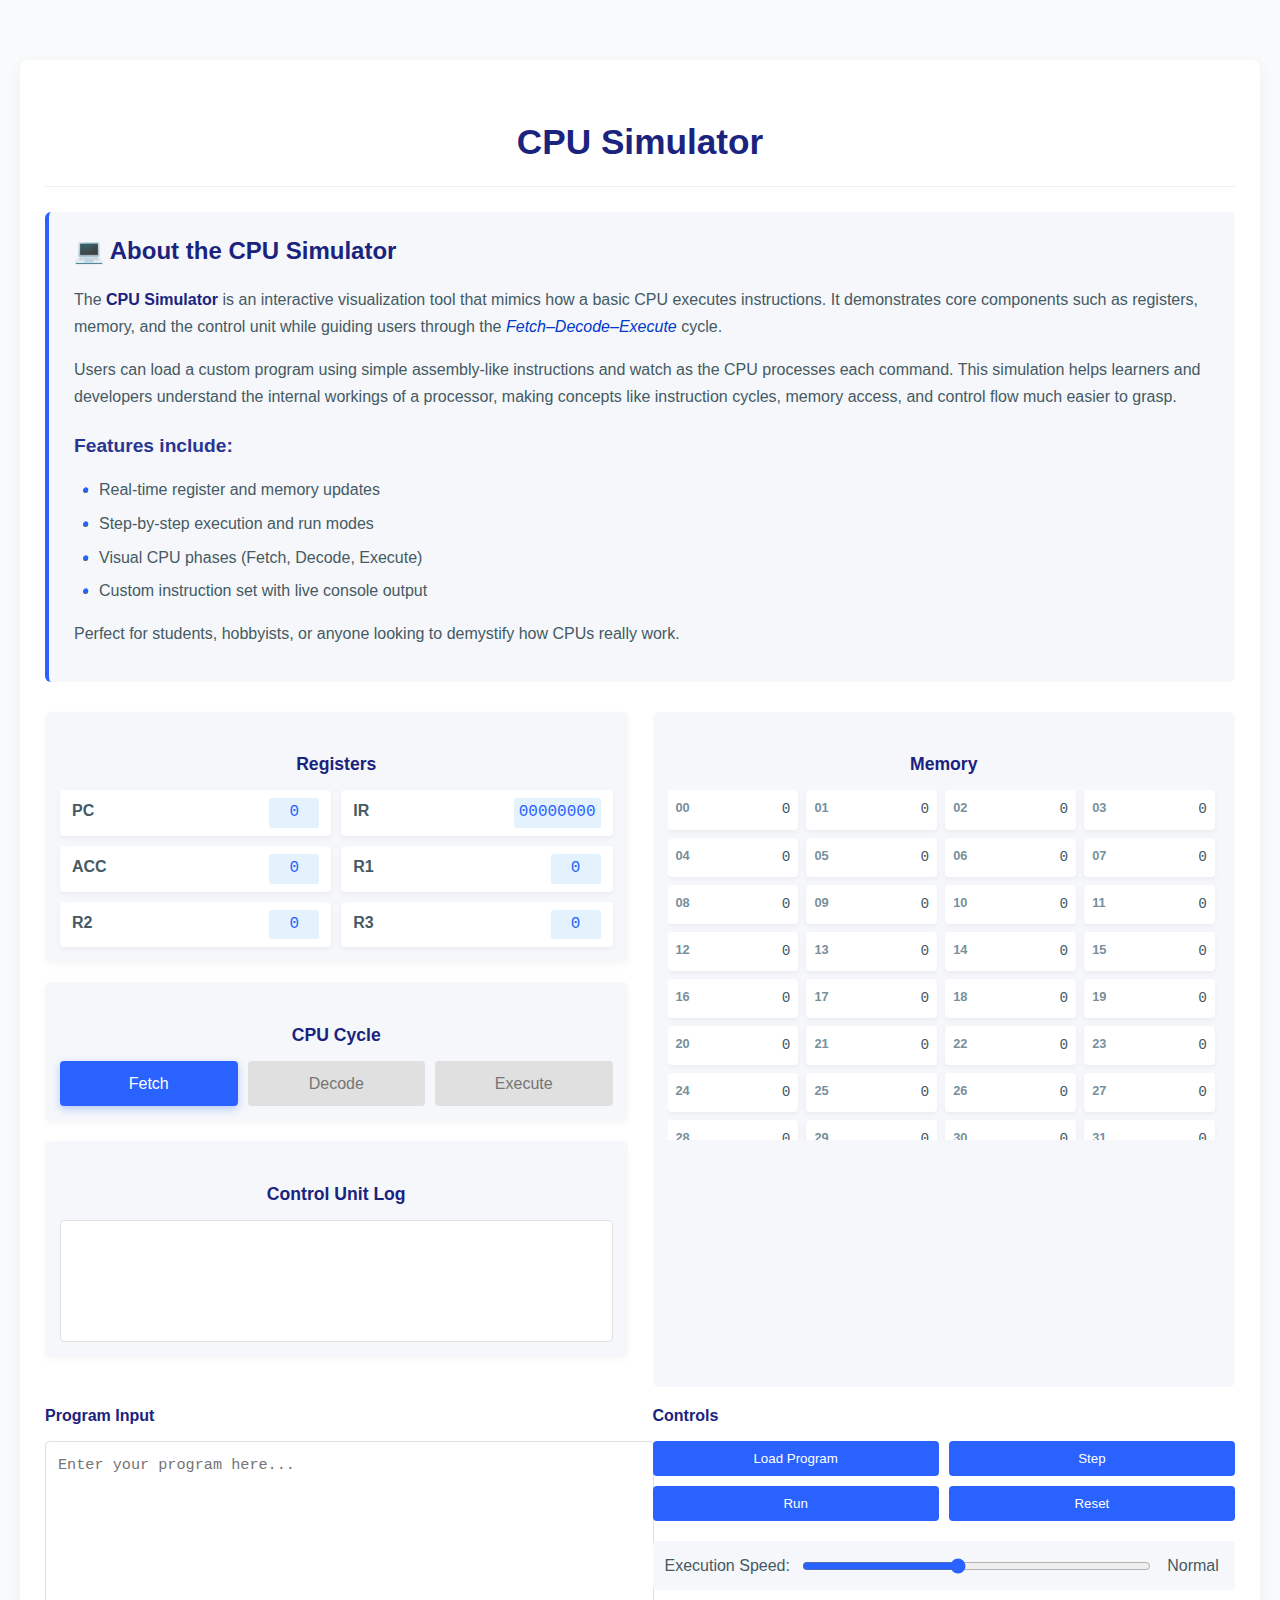
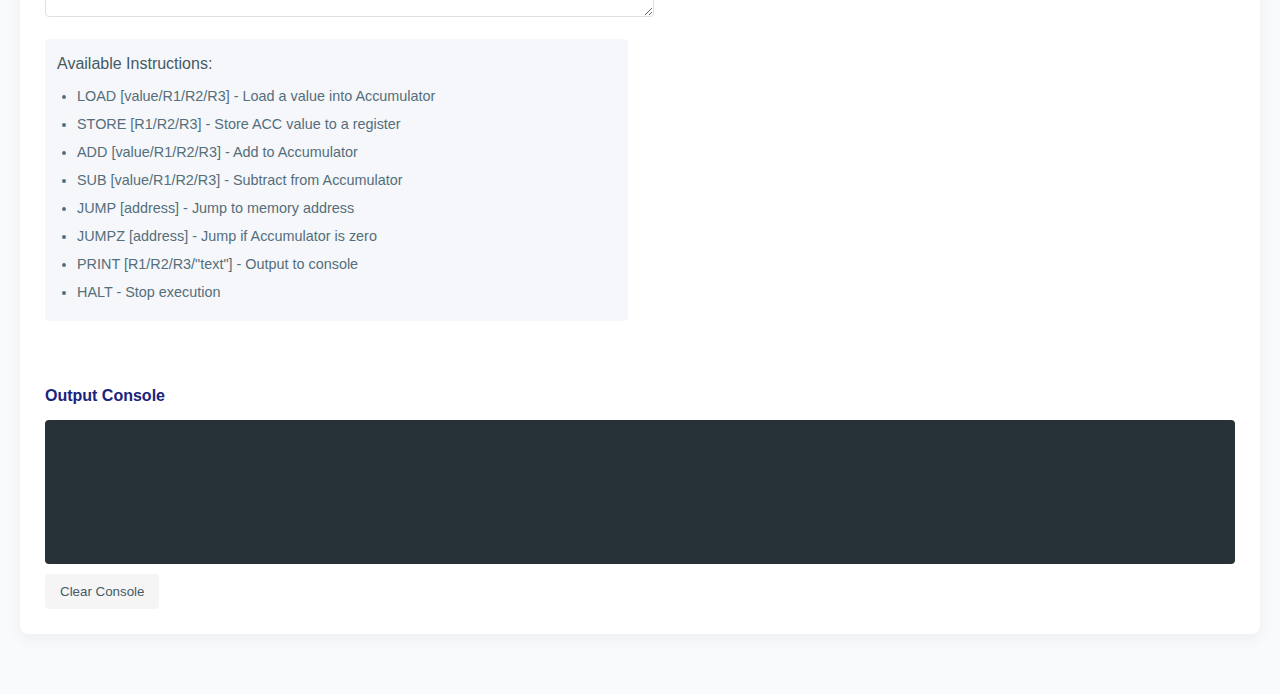
<file: COA/cpusim/index.html>
<!DOCTYPE html>
<html lang="en">
<head>
  <meta charset="UTF-8" />
  <meta name="viewport" content="width=device-width, initial-scale=1.0" />
  <title>CPU Simulator</title>
  <link rel="stylesheet" href="styles.css" />
</head>
<body>
  <div class="simulator-container">
    <h2 class="simulator-title">CPU Simulator</h2>
    <section class="about-cpu-simulator">
      <h3>💻 About the CPU Simulator</h3>
      <p>
        The <strong>CPU Simulator</strong> is an interactive visualization tool that mimics how a basic CPU executes instructions. 
        It demonstrates core components such as registers, memory, and the control unit while guiding users through 
        the <em>Fetch–Decode–Execute</em> cycle.
      </p>
      <p>
        Users can load a custom program using simple assembly-like instructions and watch as the CPU processes each command. 
        This simulation helps learners and developers understand the internal workings of a processor, making concepts like 
        instruction cycles, memory access, and control flow much easier to grasp.
      </p>
      <h4>Features include:</h4>
      <ul>
        <li>Real-time register and memory updates</li>
        <li>Step-by-step execution and run modes</li>
        <li>Visual CPU phases (Fetch, Decode, Execute)</li>
        <li>Custom instruction set with live console output</li>
      </ul>
      <p>
        Perfect for students, hobbyists, or anyone looking to demystify how CPUs really work.
      </p>
    </section>
    

    <div class="simulator-grid">
      <!-- CPU Components -->
      <div class="cpu-components">
        <!-- Registers Section -->
        <div class="component-box">
          <h4>Registers</h4>
          <div class="registers-container">
            <div class="register"><span class="register-name">PC</span><span class="register-value" id="pc-value">0</span></div>
            <div class="register"><span class="register-name">IR</span><span class="register-value" id="ir-value">00000000</span></div>
            <div class="register"><span class="register-name">ACC</span><span class="register-value" id="acc-value">0</span></div>
            <div class="register"><span class="register-name">R1</span><span class="register-value" id="r1-value">0</span></div>
            <div class="register"><span class="register-name">R2</span><span class="register-value" id="r2-value">0</span></div>
            <div class="register"><span class="register-name">R3</span><span class="register-value" id="r3-value">0</span></div>
          </div>
        </div>

        <!-- CPU Phase -->
        <div class="component-box">
          <h4>CPU Cycle</h4>
          <div class="cpu-phase">
            <div class="phase" id="fetch-phase">Fetch</div>
            <div class="phase" id="decode-phase">Decode</div>
            <div class="phase" id="execute-phase">Execute</div>
          </div>
        </div>

        <!-- Control Unit Log -->
        <div class="component-box">
          <h4>Control Unit Log</h4>
          <div class="control-unit-log" id="control-unit-log"></div>
        </div>
      </div>

      <!-- Memory Section -->
      <div class="memory-section">
        <h4>Memory</h4>
        <div class="memory-cells" id="memory-cells">
          <!-- Memory cells will be generated by JavaScript -->
        </div>
      </div>
    </div>

    <!-- Program Control -->
    <div class="program-control">
      <div class="program-input">
        <h4>Program Input</h4>
        <textarea class="program-textarea" id="program-input" placeholder="Enter your program here..."></textarea>
        <div class="instruction-help">
          <p>Available Instructions:</p>
          <ul>
            <li>LOAD [value/R1/R2/R3] - Load a value into Accumulator</li>
            <li>STORE [R1/R2/R3] - Store ACC value to a register</li>
            <li>ADD [value/R1/R2/R3] - Add to Accumulator</li>
            <li>SUB [value/R1/R2/R3] - Subtract from Accumulator</li>
            <li>JUMP [address] - Jump to memory address</li>
            <li>JUMPZ [address] - Jump if Accumulator is zero</li>
            <li>PRINT [R1/R2/R3/"text"] - Output to console</li>
            <li>HALT - Stop execution</li>
          </ul>
        </div>
      </div>

      <!-- Simulator Controls -->
      <div class="simulator-controls">
        <h4>Controls</h4>
        <div class="control-buttons">
          <button class="control-btn" id="load-btn">Load Program</button>
          <button class="control-btn" id="step-btn">Step</button>
          <button class="control-btn" id="run-btn">Run</button>
          <button class="control-btn" id="reset-btn">Reset</button>
        </div>
        <div class="execution-speed">
          <label for="speed-control">Execution Speed:</label>
          <input type="range" id="speed-control" min="1" max="10" value="5" />
          <span id="speed-value">Normal</span>
        </div>
      </div>

      <!-- Output Console -->
      <div class="output-console">
        <h4>Output Console</h4>
        <div class="console-content" id="console-output"></div>
        <button class="control-btn" id="clear-console">Clear Console</button>
      </div>
    </div>
  </div>

  <script src="scripts.js"></script>
</body>
</html>
</file>
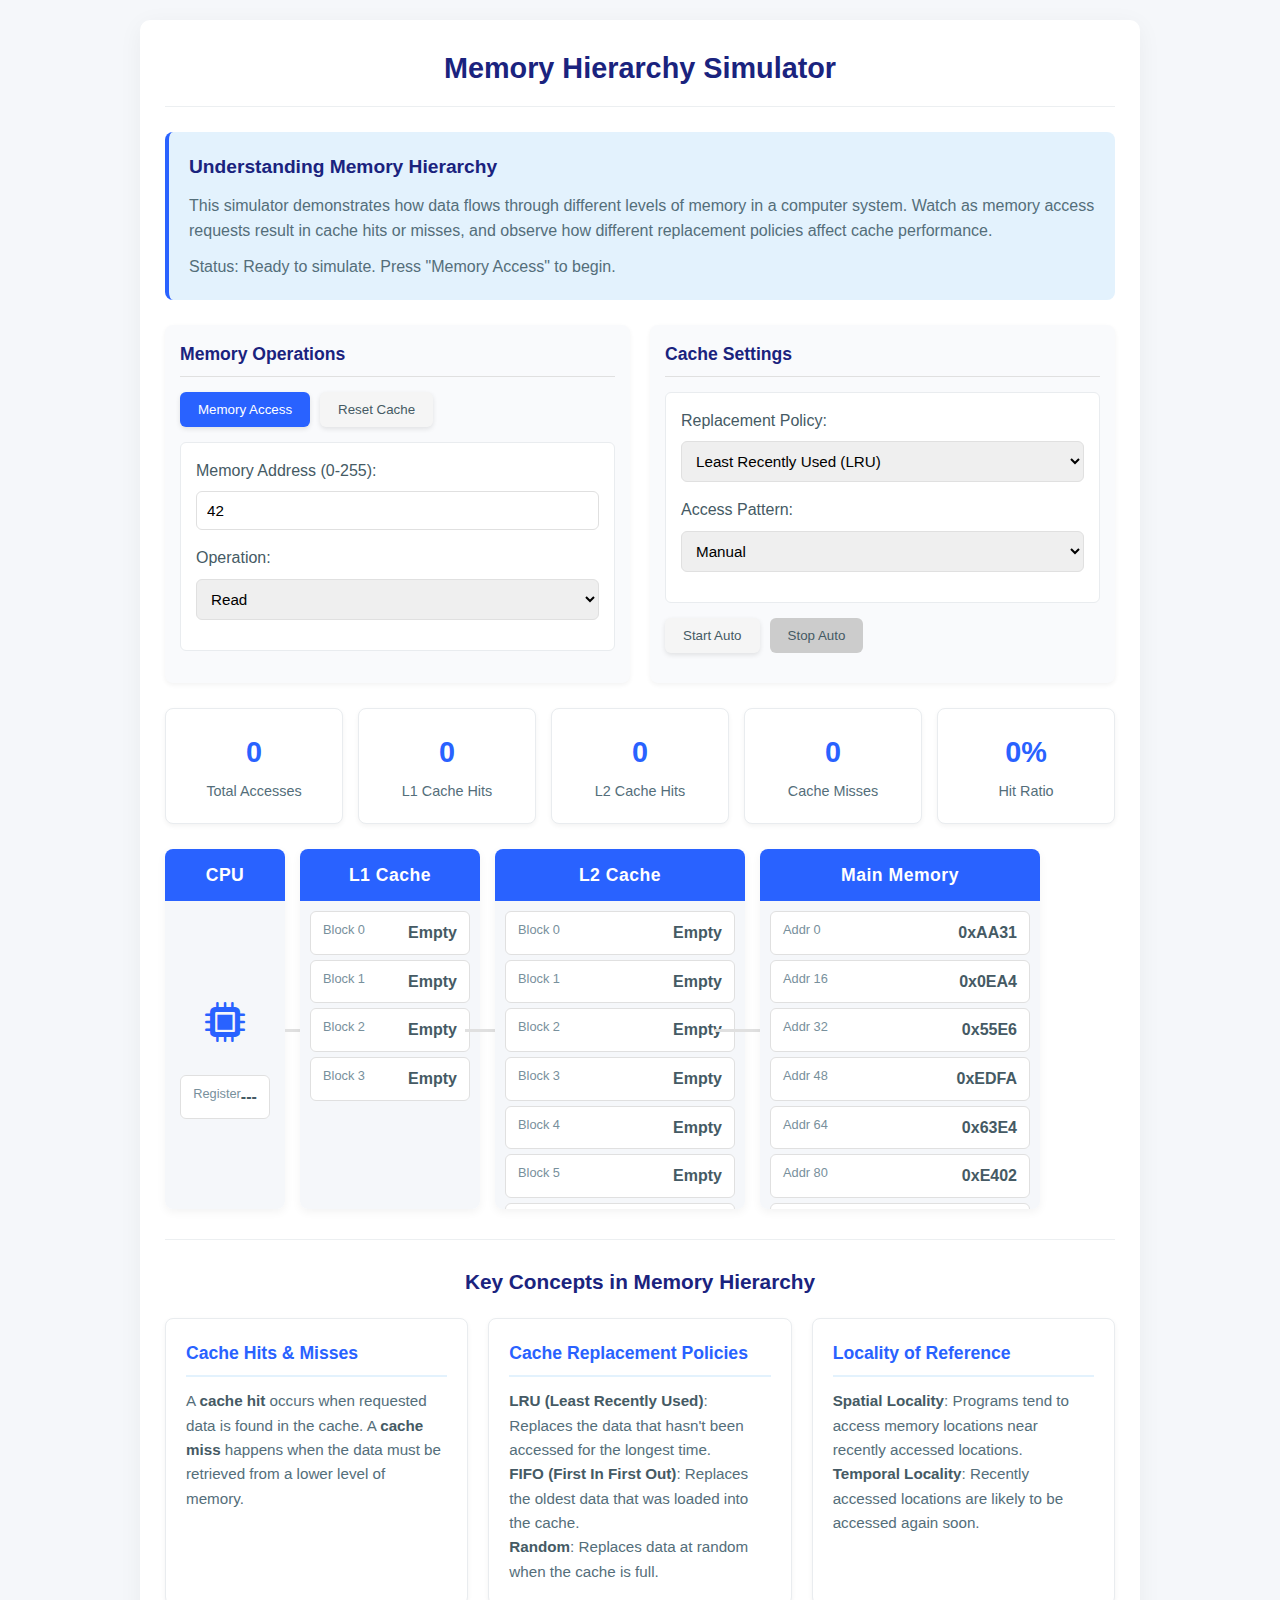
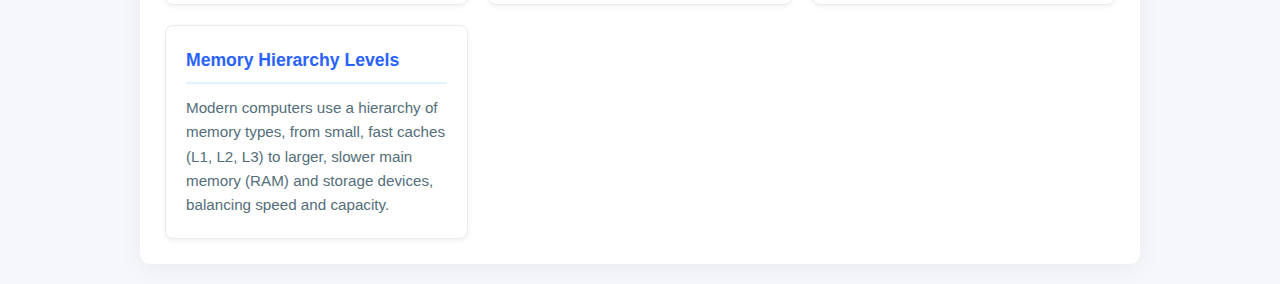
<file: COA/mem/index.html>
<!DOCTYPE html>
<html lang="en">
<head>
    <meta charset="UTF-8">
    <meta name="viewport" content="width=device-width, initial-scale=1.0">
    <title>Memory Hierarchy Simulator</title>
    <link rel="stylesheet" href="styles.css">
    <link rel="stylesheet" href="https://cdnjs.cloudflare.com/ajax/libs/font-awesome/6.0.0-beta3/css/all.min.css">
    <meta name="description" content="An educational tool to visualize memory hierarchy and cache concepts">
</head>
<body>
    <div class="memory-simulator">
        <h2 class="simulator-header">Memory Hierarchy Simulator</h2>
        
        <!-- Information Panel -->
        <div class="info-panel">
            <h3>Understanding Memory Hierarchy</h3>
            <p>This simulator demonstrates how data flows through different levels of memory in a computer system. Watch as memory access requests result in cache hits or misses, and observe how different replacement policies affect cache performance.</p>
            <p id="current-status">Status: Ready to simulate. Press "Memory Access" to begin.</p>
        </div>
        
        <!-- Control Panel -->
        <div class="control-panel">
            <div class="control-group">
                <h3>Memory Operations</h3>
                <div class="control-actions">
                    <button id="access-btn" class="btn">Memory Access</button>
                    <button id="clear-btn" class="btn btn-secondary">Reset Cache</button>
                </div>
                <div class="settings-group">
                    <div class="form-group">
                        <label for="address-input">Memory Address (0-255):</label>
                        <input type="number" id="address-input" min="0" max="255" value="42">
                    </div>
                    <div class="form-group">
                        <label for="operation-type">Operation:</label>
                        <select id="operation-type">
                            <option value="read">Read</option>
                            <option value="write">Write</option>
                        </select>
                    </div>
                    <div class="form-group" id="data-input-group" style="display: none;">
                        <label for="data-input">Data Value:</label>
                        <input type="text" id="data-input" value="0xAB12">
                    </div>
                </div>
            </div>
            
            <div class="control-group">
                <h3>Cache Settings</h3>
                <div class="settings-group">
                    <div class="form-group">
                        <label for="replacement-policy">Replacement Policy:</label>
                        <select id="replacement-policy">
                            <option value="lru">Least Recently Used (LRU)</option>
                            <option value="fifo">First In, First Out (FIFO)</option>
                            <option value="random">Random Replacement</option>
                        </select>
                    </div>
                    <div class="form-group">
                        <label for="access-pattern">Access Pattern:</label>
                        <select id="access-pattern">
                            <option value="manual">Manual</option>
                            <option value="sequential">Sequential</option>
                            <option value="random">Random</option>
                            <option value="locality">Spatial Locality</option>
                        </select>
                    </div>
                    <div class="form-group" id="auto-speed-group" style="display: none;">
                        <label for="auto-speed">Auto Access Speed:</label>
                        <select id="auto-speed">
                            <option value="slow">Slow</option>
                            <option value="medium" selected>Medium</option>
                            <option value="fast">Fast</option>
                        </select>
                    </div>
                </div>
                <div class="control-actions">
                    <button id="auto-btn" class="btn btn-secondary">Start Auto</button>
                    <button id="stop-btn" class="btn btn-secondary" disabled>Stop Auto</button>
                </div>
            </div>
        </div>
        
        <!-- Statistics Panel -->
        <div class="stats-panel">
            <div class="stat-card">
                <div id="total-accesses" class="stat-value">0</div>
                <div class="stat-label">Total Accesses</div>
            </div>
            <div class="stat-card">
                <div id="l1-hits" class="stat-value">0</div>
                <div class="stat-label">L1 Cache Hits</div>
            </div>
            <div class="stat-card">
                <div id="l2-hits" class="stat-value">0</div>
                <div class="stat-label">L2 Cache Hits</div>
            </div>
            <div class="stat-card">
                <div id="misses" class="stat-value">0</div>
                <div class="stat-label">Cache Misses</div>
            </div>
            <div class="stat-card">
                <div id="hit-ratio" class="stat-value">0%</div>
                <div class="stat-label">Hit Ratio</div>
            </div>
        </div>
        
        <!-- Memory Hierarchy Visual -->
        <div class="memory-hierarchy">
            <!-- CPU -->
            <div class="memory-level cpu">
                <div class="level-title">CPU</div>
                <div class="memory-blocks">
                    <div class="cpu-icon">
                        <i class="fas fa-microchip"></i>
                    </div>
                    <div id="cpu-register" class="memory-block">
                        <span class="block-address">Register</span>
                        <span class="block-data">---</span>
                    </div>
                </div>
            </div>
            
            <!-- Data path from CPU to L1 -->
            <div class="data-path cpu-to-l1">
                <div class="data-packet" id="packet-cpu-l1"></div>
            </div>
            
            <!-- L1 Cache -->
            <div class="memory-level l1-cache">
                <div class="level-title">L1 Cache</div>
                <div class="memory-blocks" id="l1-blocks">
                    <!-- L1 cache blocks will be generated by JS -->
                </div>
            </div>
            
            <!-- Data path from L1 to L2 -->
            <div class="data-path l1-to-l2">
                <div class="data-packet" id="packet-l1-l2"></div>
            </div>
            
            <!-- L2 Cache -->
            <div class="memory-level l2-cache">
                <div class="level-title">L2 Cache</div>
                <div class="memory-blocks" id="l2-blocks">
                    <!-- L2 cache blocks will be generated by JS -->
                </div>
            </div>
            
            <!-- Data path from L2 to RAM -->
            <div class="data-path l2-to-ram">
                <div class="data-packet" id="packet-l2-ram"></div>
            </div>
            
            <!-- Main Memory (RAM) -->
            <div class="memory-level main-memory">
                <div class="level-title">Main Memory</div>
                <div class="memory-blocks" id="ram-blocks">
                    <!-- RAM blocks will be generated by JS -->
                </div>
            </div>
        </div>

        <!-- Educational Content -->
        <div class="education-section">
            <h3>Key Concepts in Memory Hierarchy</h3>
            <div class="concept-grid">
                <div class="concept-card">
                    <h4>Cache Hits & Misses</h4>
                    <p>A <strong>cache hit</strong> occurs when requested data is found in the cache. A <strong>cache miss</strong> happens when the data must be retrieved from a lower level of memory.</p>
                </div>
                <div class="concept-card">
                    <h4>Cache Replacement Policies</h4>
                    <p><strong>LRU (Least Recently Used)</strong>: Replaces the data that hasn't been accessed for the longest time.<br>
                    <strong>FIFO (First In First Out)</strong>: Replaces the oldest data that was loaded into the cache.<br>
                    <strong>Random</strong>: Replaces data at random when the cache is full.</p>
                </div>
                <div class="concept-card">
                    <h4>Locality of Reference</h4>
                    <p><strong>Spatial Locality</strong>: Programs tend to access memory locations near recently accessed locations.<br>
                    <strong>Temporal Locality</strong>: Recently accessed locations are likely to be accessed again soon.</p>
                </div>
                <div class="concept-card">
                    <h4>Memory Hierarchy Levels</h4>
                    <p>Modern computers use a hierarchy of memory types, from small, fast caches (L1, L2, L3) to larger, slower main memory (RAM) and storage devices, balancing speed and capacity.</p>
                </div>
            </div>
        </div>
    </div>

    <script src="script.js"></script>
</body>
</html>
</file>
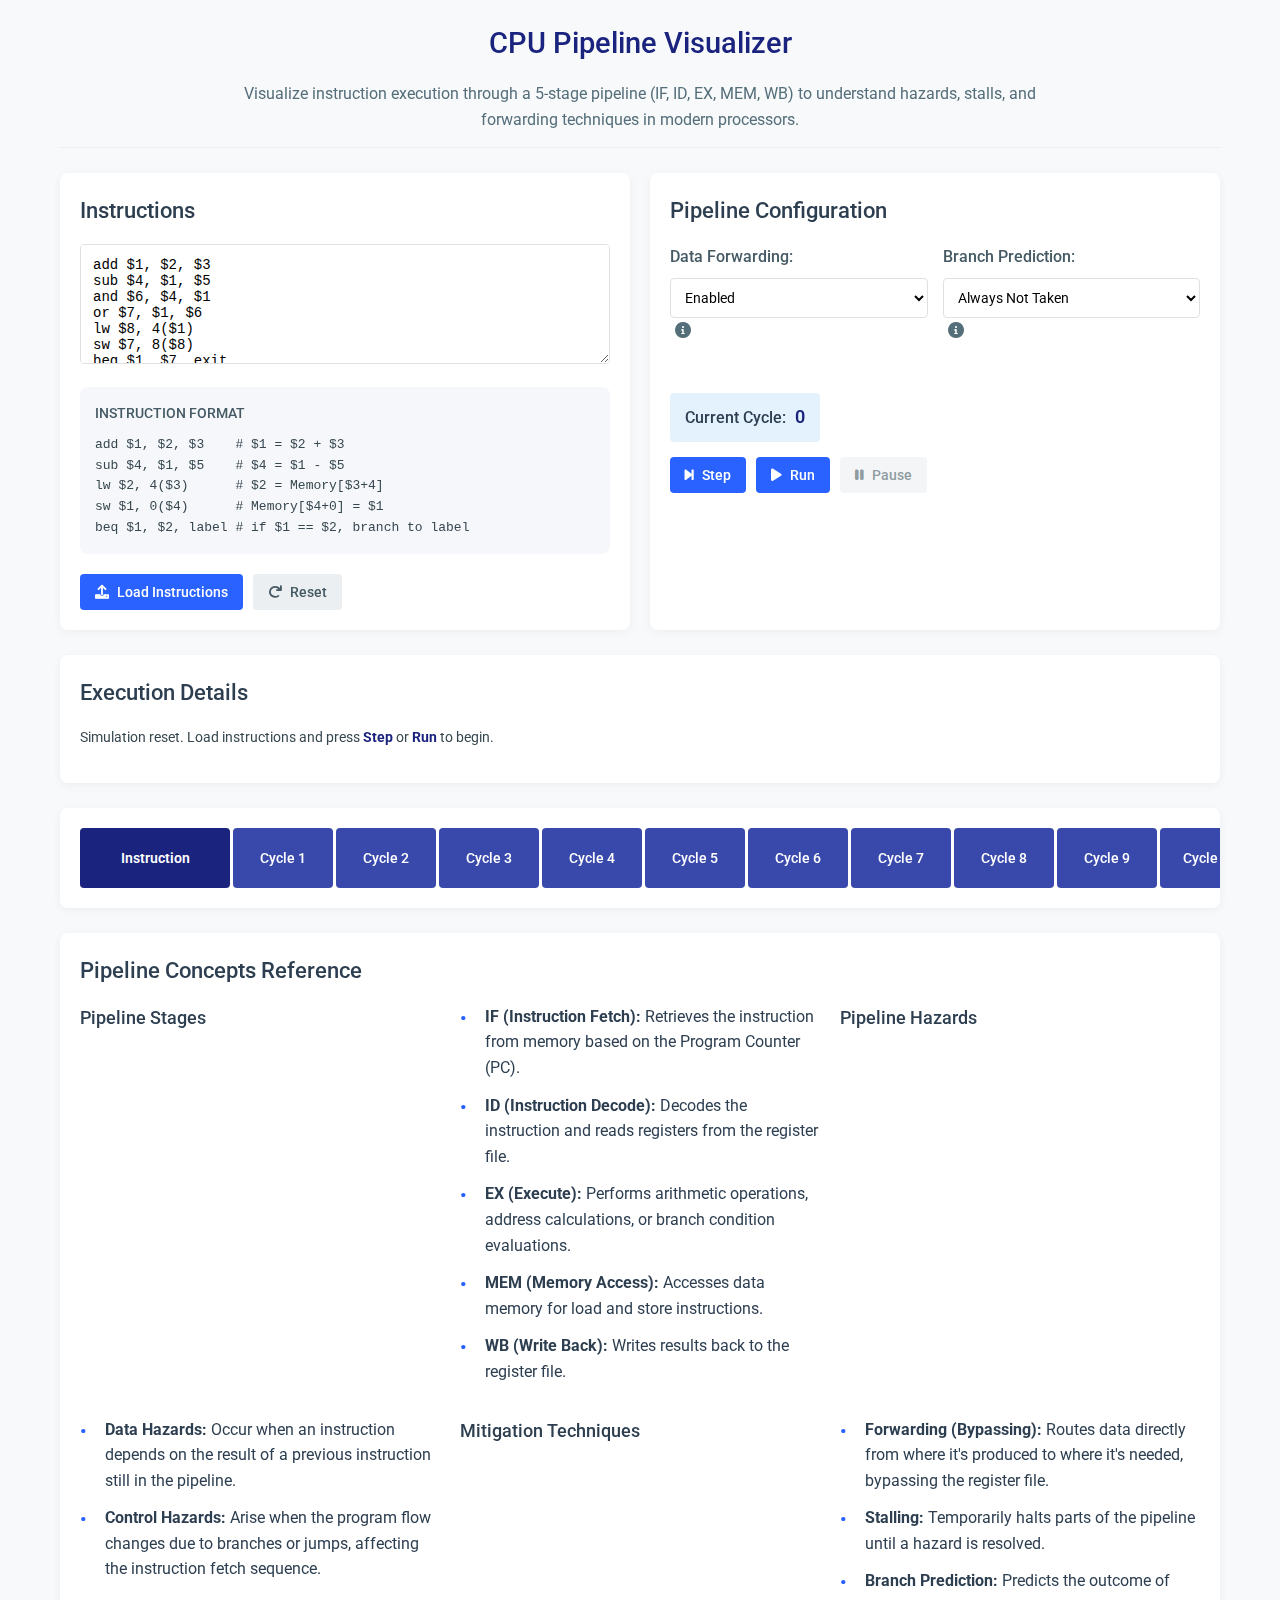
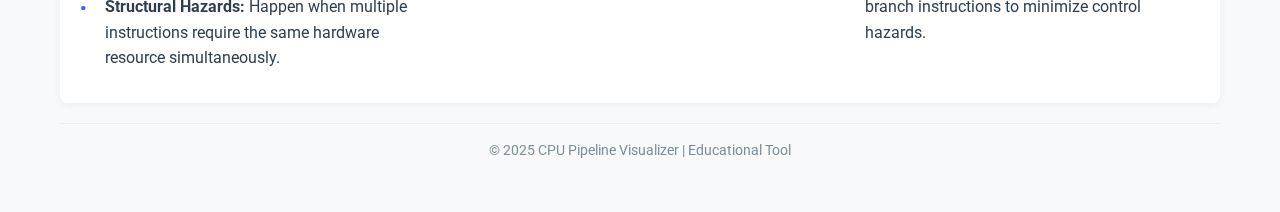
<file: COA/pipe/index.html>
<!DOCTYPE html>
<html lang="en">
<head>
    <meta charset="UTF-8">
    <meta name="viewport" content="width=device-width, initial-scale=1.0">
    <meta name="description" content="Interactive CPU Pipeline Visualization Tool for Computer Architecture Education">
    <title>CPU Pipeline Visualizer | Educational Tool</title>
    <!-- External CSS file -->
    <link rel="stylesheet" href="styles.css">
    <!-- Google Fonts for improved typography -->
    <link href="https://fonts.googleapis.com/css2?family=Roboto:wght@300;400;500;700&display=swap" rel="stylesheet">
    <!-- Font Awesome for icons -->
    <link rel="stylesheet" href="https://cdnjs.cloudflare.com/ajax/libs/font-awesome/6.0.0-beta3/css/all.min.css">
</head>
<body>
    <div class="container">
        <header class="header">
            <h1>CPU Pipeline Visualizer</h1>
            <p>Visualize instruction execution through a 5-stage pipeline (IF, ID, EX, MEM, WB) to understand hazards, stalls, and forwarding techniques in modern processors.</p>
        </header>

        <div class="controls">
            <!-- Instruction Input Panel -->
            <div class="control-group">
                <h2>Instructions</h2>
                <div class="instruction-input">
                    <textarea id="instruction-textarea" placeholder="Enter instructions (one per line)">add $1, $2, $3
sub $4, $1, $5
and $6, $4, $1
or $7, $1, $6
lw $8, 4($1)
sw $7, 8($8)
beq $1, $7, exit</textarea>
                </div>
                <div class="code-example">
                    <h3>Instruction Format</h3>
                    <pre>add $1, $2, $3    # $1 = $2 + $3
sub $4, $1, $5    # $4 = $1 - $5
lw $2, 4($3)      # $2 = Memory[$3+4]
sw $1, 0($4)      # Memory[$4+0] = $1
beq $1, $2, label # if $1 == $2, branch to label</pre>
                </div>
                <div class="action-buttons">
                    <button id="load-btn" class="btn btn-primary"><i class="fas fa-upload"></i> Load Instructions</button>
                    <button id="reset-btn" class="btn btn-secondary"><i class="fas fa-redo"></i> Reset</button>
                </div>
            </div>

            <!-- Pipeline Settings Panel -->
            <div class="control-group">
                <h2>Pipeline Configuration</h2>
                <div class="settings">
                    <div class="setting-group">
                        <label for="data-forwarding">Data Forwarding:</label>
                        <select id="data-forwarding" class="form-select">
                            <option value="enabled">Enabled</option>
                            <option value="disabled">Disabled</option>
                        </select>
                        <div class="setting-help">
                            <i class="fas fa-info-circle"></i>
                            <span class="tooltip">Enables direct transfer of values between pipeline stages to resolve data hazards.</span>
                        </div>
                    </div>
                    <div class="setting-group">
                        <label for="branch-prediction">Branch Prediction:</label>
                        <select id="branch-prediction" class="form-select">
                            <option value="always-not-taken">Always Not Taken</option>
                            <option value="always-taken">Always Taken</option>
                            <option value="dynamic">Dynamic (1-bit)</option>
                        </select>
                        <div class="setting-help">
                            <i class="fas fa-info-circle"></i>
                            <span class="tooltip">Determines how the processor predicts branch outcomes to minimize stalls.</span>
                        </div>
                    </div>
                </div>
                <div class="cycle-counter">
                    <span>Current Cycle: </span>
                    <span id="cycle-count" class="counter-value">0</span>
                </div>
                <div class="execution-controls">
                    <button id="step-btn" class="btn btn-primary"><i class="fas fa-step-forward"></i> Step</button>
                    <button id="run-btn" class="btn btn-primary"><i class="fas fa-play"></i> Run</button>
                    <button id="pause-btn" class="btn btn-secondary" disabled><i class="fas fa-pause"></i> Pause</button>
                </div>
            </div>
        </div>

        <!-- Execution Details Panel -->
        <div class="explanation-panel">
            <h2>Execution Details</h2>
            <div id="explanation-content" class="explanation-content">
                <p>Load instructions and press Step or Run to begin pipeline visualization.</p>
            </div>
        </div>

        <!-- Pipeline Visualization -->
        <div class="pipeline-container">
            <div class="pipeline-grid" id="pipeline-grid">
                <div class="pipeline-header">Instruction</div>
                <div class="cycle-header">Cycle 1</div>
                <div class="cycle-header">Cycle 2</div>
                <div class="cycle-header">Cycle 3</div>
                <div class="cycle-header">Cycle 4</div>
                <div class="cycle-header">Cycle 5</div>
                <div class="cycle-header">Cycle 6</div>
                <div class="cycle-header">Cycle 7</div>
                <div class="cycle-header">Cycle 8</div>
                <div class="cycle-header">Cycle 9</div>
                <div class="cycle-header">Cycle 10</div>
                <!-- Grid populated by JavaScript -->
            </div>
        </div>

        <!-- Educational Reference Guide -->
        <div class="instruction-guide">
            <h2>Pipeline Concepts Reference</h2>
            <div class="guide-content">
                <h3>Pipeline Stages</h3>
                <ul class="guide-list">
                    <li><strong>IF (Instruction Fetch):</strong> Retrieves the instruction from memory based on the Program Counter (PC).</li>
                    <li><strong>ID (Instruction Decode):</strong> Decodes the instruction and reads registers from the register file.</li>
                    <li><strong>EX (Execute):</strong> Performs arithmetic operations, address calculations, or branch condition evaluations.</li>
                    <li><strong>MEM (Memory Access):</strong> Accesses data memory for load and store instructions.</li>
                    <li><strong>WB (Write Back):</strong> Writes results back to the register file.</li>
                </ul>
                
                <h3>Pipeline Hazards</h3>
                <ul class="guide-list">
                    <li><strong>Data Hazards:</strong> Occur when an instruction depends on the result of a previous instruction still in the pipeline.</li>
                    <li><strong>Control Hazards:</strong> Arise when the program flow changes due to branches or jumps, affecting the instruction fetch sequence.</li>
                    <li><strong>Structural Hazards:</strong> Happen when multiple instructions require the same hardware resource simultaneously.</li>
                </ul>
                
                <h3>Mitigation Techniques</h3>
                <ul class="guide-list">
                    <li><strong>Forwarding (Bypassing):</strong> Routes data directly from where it's produced to where it's needed, bypassing the register file.</li>
                    <li><strong>Stalling:</strong> Temporarily halts parts of the pipeline until a hazard is resolved.</li>
                    <li><strong>Branch Prediction:</strong> Predicts the outcome of branch instructions to minimize control hazards.</li>
                </ul>
            </div>
        </div>
        
        <footer class="footer">
            <p>&copy; 2025 CPU Pipeline Visualizer | Educational Tool</p>
        </footer>
    </div>

    <!-- External JavaScript file -->
    <script src="script.js"></script>
</body>
</html>
</file>
<file: COA/cpusim/styles.css>
/* Main Container and Typography */
body {
   font-family: 'Segoe UI', 'Roboto', Arial, sans-serif;
   line-height: 1.6;
   color: #333;
   background-color: #f9fafc;
   margin: 0;
   padding: 20px;
}

.simulator-container {
   background-color: white;
   border-radius: 8px;
   box-shadow: 0 5px 15px rgba(0, 0, 0, 0.05);
   padding: 25px;
   margin: 40px auto;
   max-width: 1200px;
   overflow: hidden;
}

.simulator-title {
   color: #1a237e;
   text-align: center;
   margin-bottom: 25px;
   padding-bottom: 15px;
   border-bottom: 1px solid #eceff1;
   font-size: 2.2rem;
}

/* About CPU Simulator Section */
.about-cpu-simulator {
   background-color: #f5f7fa;
   border-radius: 6px;
   padding: 20px 25px;
   margin-bottom: 30px;
   border-left: 4px solid #2962ff;
}

.about-cpu-simulator h3 {
   color: #1a237e;
   margin-top: 0;
   margin-bottom: 15px;
   font-size: 1.5rem;
}

.about-cpu-simulator h4 {
   color: #283593;
   margin-top: 20px;
   margin-bottom: 10px;
   font-size: 1.2rem;
}

.about-cpu-simulator p {
   margin-bottom: 15px;
   color: #455a64;
   line-height: 1.7;
}

.about-cpu-simulator strong {
   color: #1a237e;
   font-weight: 600;
}

.about-cpu-simulator em {
   font-style: italic;
   color: #0039cb;
}

.about-cpu-simulator ul {
   padding-left: 25px;
   margin-bottom: 15px;
}

.about-cpu-simulator ul li {
   margin-bottom: 8px;
   color: #455a64;
   position: relative;
}

.about-cpu-simulator ul li::before {
   content: "•";
   color: #2962ff;
   font-weight: bold;
   display: inline-block;
   width: 1em;
   margin-left: -1em;
}

/* Simulator Grid */
.simulator-grid {
   display: grid;
   grid-template-columns: 1fr 1fr;
   gap: 25px;
   margin-bottom: 25px;
}

/* CPU Components Styling */
.cpu-components {
   display: flex;
   flex-direction: column;
   gap: 20px;
}

.component-box {
   background-color: #f5f7fa;
   border-radius: 6px;
   padding: 15px;
   box-shadow: 0 3px 10px rgba(0, 0, 0, 0.03);
}

.component-box h4 {
   color: #1a237e;
   margin-bottom: 12px;
   font-size: 1.1rem;
   text-align: center;
}

.registers-container {
   display: grid;
   grid-template-columns: repeat(2, 1fr);
   gap: 10px;
}

.register {
   display: flex;
   justify-content: space-between;
   background-color: white;
   padding: 8px 12px;
   border-radius: 4px;
   box-shadow: 0 2px 5px rgba(0, 0, 0, 0.05);
}

.register-name {
   font-weight: 600;
   color: #455a64;
}

.register-value {
   font-family: 'Courier New', monospace;
   padding: 2px 5px;
   background-color: #e3f2fd;
   border-radius: 3px;
   color: #2962ff;
   min-width: 40px;
   text-align: center;
}

.cpu-phase {
   display: flex;
   justify-content: space-between;
   gap: 10px;
}

.phase {
   flex: 1;
   padding: 10px;
   text-align: center;
   background-color: #e0e0e0;
   color: #757575;
   border-radius: 4px;
   font-weight: 500;
   transition: all 0.3s ease;
}

.phase.active {
   background-color: #2962ff;
   color: white;
   box-shadow: 0 3px 8px rgba(41, 98, 255, 0.3);
}

.control-unit-log {
   background-color: white;
   border: 1px solid #e0e0e0;
   border-radius: 4px;
   padding: 10px;
   height: 100px;
   overflow-y: auto;
   font-family: 'Courier New', monospace;
   font-size: 0.9rem;
   color: #546e7a;
   line-height: 1.4;
}

/* Memory Section Styling */
.memory-section {
   background-color: #f5f7fa;
   border-radius: 6px;
   padding: 15px;
   height: 100%;
}

.memory-section h4 {
   color: #1a237e;
   margin-bottom: 12px;
   font-size: 1.1rem;
   text-align: center;
}

.memory-cells {
   display: grid;
   grid-template-columns: repeat(4, 1fr);
   gap: 8px;
   height: 350px;
   overflow-y: auto;
   padding-right: 5px;
}

.memory-cell {
   display: flex;
   justify-content: space-between;
   background-color: white;
   padding: 8px;
   border-radius: 4px;
   box-shadow: 0 2px 5px rgba(0, 0, 0, 0.05);
   transition: background-color 0.3s ease;
}

.memory-cell.active {
   background-color: #e3f2fd;
   box-shadow: 0 2px 8px rgba(41, 98, 255, 0.2);
}

.memory-address {
   font-size: 0.8rem;
   font-weight: 600;
   color: #78909c;
}

.memory-value {
   font-family: 'Courier New', monospace;
   font-size: 0.9rem;
   color: #455a64;
}

/* Program Control Styling */
.program-control {
   display: grid;
   grid-template-columns: 1fr 1fr;
   gap: 25px;
}

.program-input {
   grid-column: 1 / 2;
}

.program-input h4 {
   color: #1a237e;
   margin-bottom: 12px;
}

.program-textarea {
   width: 100%;
   padding: 12px;
   border: 1px solid #e0e0e0;
   border-radius: 4px;
   font-family: 'Courier New', monospace;
   font-size: 0.95rem;
   resize: vertical;
   line-height: 1.5;
   color: #37474f;
   min-height: 150px;
}

.program-textarea:focus {
   outline: none;
   border-color: #2962ff;
   box-shadow: 0 0 0 2px rgba(41, 98, 255, 0.1);
}

.instruction-help {
   margin-top: 15px;
   background-color: #f5f7fa;
   border-radius: 4px;
   padding: 12px;
}

.instruction-help p {
   margin-top: 0;
   margin-bottom: 8px;
   color: #455a64;
}

.instruction-help ul {
   margin: 0;
   padding-left: 20px;
}

.instruction-help ul li {
   margin-bottom: 5px;
   font-size: 0.9rem;
   color: #546e7a;
}

.simulator-controls {
   grid-column: 2 / 3;
}

.simulator-controls h4 {
   color: #1a237e;
   margin-bottom: 12px;
}

.control-buttons {
   display: grid;
   grid-template-columns: repeat(2, 1fr);
   gap: 10px;
   margin-bottom: 20px;
}

.control-btn {
   padding: 10px 15px;
   background-color: #2962ff;
   color: white;
   border: none;
   border-radius: 4px;
   font-weight: 500;
   cursor: pointer;
   transition: background-color 0.3s ease;
}

.control-btn:hover {
   background-color: #0039cb;
}

#clear-console {
   background-color: #f5f5f5;
   color: #455a64;
   margin-top: 10px;
}

#clear-console:hover {
   background-color: #e0e0e0;
}

.execution-speed {
   display: flex;
   align-items: center;
   gap: 10px;
   background-color: #f5f7fa;
   padding: 12px;
   border-radius: 4px;
}

.execution-speed label {
   min-width: 120px;
   color: #455a64;
}

#speed-control {
   flex: 1;
   accent-color: #2962ff;
}

#speed-value {
   min-width: 60px;
   text-align: center;
   color: #455a64;
}

/* Output Console Styling */
.output-console {
   grid-column: 1 / 3;
   margin-top: 15px;
}

.output-console h4 {
   color: #1a237e;
   margin-bottom: 12px;
}

.console-content {
   background-color: #263238;
   color: #eceff1;
   border-radius: 4px;
   padding: 12px;
   height: 120px;
   overflow-y: auto;
   font-family: 'Courier New', monospace;
   font-size: 0.95rem;
   line-height: 1.5;
}

/* Animations and transitions */
@keyframes highlight {
   0% { background-color: rgba(41, 98, 255, 0.3); }
   100% { background-color: transparent; }
}

.memory-cell.accessed {
   animation: highlight 1s ease-out;
}

/* Dark mode support */
@media (prefers-color-scheme: dark) {
   body {
       background-color: #121212;
       color: #e0e0e0;
   }
   
   .simulator-container {
       background-color: #1e1e1e;
       box-shadow: 0 5px 15px rgba(0, 0, 0, 0.2);
   }
   
   .simulator-title {
       color: #82b1ff;
       border-bottom-color: #37474f;
   }
   
   .about-cpu-simulator {
       background-color: #252525;
       border-left-color: #536dfe;
   }
   
   .about-cpu-simulator p, .about-cpu-simulator ul li {
       color: #b0bec5;
   }
   
   .about-cpu-simulator strong {
       color: #82b1ff;
   }
   
   .about-cpu-simulator em {
       color: #536dfe;
   }
   
   .component-box, .memory-section, .instruction-help, .execution-speed {
       background-color: #2d2d2d;
   }
   
   .component-box h4, .memory-section h4, .program-input h4, 
   .simulator-controls h4, .output-console h4, .about-cpu-simulator h3, 
   .about-cpu-simulator h4 {
       color: #82b1ff;
   }
   
   .register, .memory-cell {
       background-color: #333;
       box-shadow: 0 2px 5px rgba(0, 0, 0, 0.1);
   }
   
   .register-name, .memory-address {
       color: #b0bec5;
   }
   
   .register-value {
       background-color: #1a237e;
       color: #fff;
   }
   
   .memory-value, .instruction-help p, .instruction-help ul li, 
   #speed-value, .execution-speed label {
       color: #b0bec5;
   }
   
   .program-textarea {
       background-color: #333;
       color: #eceff1;
       border-color: #444;
   }
   
   .phase {
       background-color: #444;
       color: #b0bec5;
   }
   
   .control-unit-log {
       background-color: #333;
       border-color: #444;
       color: #b0bec5;
   }
   
   #clear-console {
       background-color: #444;
       color: #b0bec5;
   }
   
   #clear-console:hover {
       background-color: #555;
   }
}

/* Responsive Styling */
@media (max-width: 992px) {
   .simulator-grid {
       grid-template-columns: 1fr;
   }
   
   .program-control {
       grid-template-columns: 1fr;
   }
   
   .program-input, .simulator-controls {
       grid-column: 1 / 2;
   }
   
   .output-console {
       grid-column: 1 / 2;
   }
}

@media (max-width: 576px) {
   .registers-container {
       grid-template-columns: 1fr;
   }
   
   .memory-cells {
       grid-template-columns: repeat(2, 1fr);
   }
   
   .control-buttons {
       grid-template-columns: 1fr;
   }
   
   .simulator-container {
       padding: 15px;
       margin: 20px 0;
   }
   
   .about-cpu-simulator {
       padding: 15px;
   }
}

/* Accessibility improvements */
.control-btn:focus, .program-textarea:focus, #speed-control:focus {
   outline: 2px solid #2962ff;
   outline-offset: 2px;
}

.control-btn:focus-visible {
   box-shadow: 0 0 0 3px rgba(41, 98, 255, 0.5);
}

/* Print styles */
@media print {
   .simulator-container {
       box-shadow: none;
       margin: 0;
   }
   
   .console-content, .control-unit-log, .memory-cells {
       height: auto;
       overflow: visible;
       border: 1px solid #ccc;
   }
   
   .control-buttons, #clear-console {
       display: none;
   }
}
</file>
<file: COA/mem/styles.css>
/* 
 * Memory Hierarchy Simulator - Styles
 * 
 * This stylesheet contains all styling for the Memory Hierarchy Simulator
 * It organizes the visual presentation of the memory levels, animations,
 * control panel, and statistics display.
 */

/* Base Styles */
* {
   margin: 0;
   padding: 0;
   box-sizing: border-box;
   font-family: 'Roboto', 'Segoe UI', 'Arial', sans-serif;
}

body {
   background-color: #f5f7fa;
   color: #333;
   line-height: 1.6;
}

.memory-simulator {
   max-width: 1000px;
   margin: 20px auto;
   padding: 25px;
   background-color: white;
   border-radius: 10px;
   box-shadow: 0 5px 25px rgba(0, 0, 0, 0.05);
}

.simulator-header {
   text-align: center;
   margin-bottom: 25px;
   color: #1a237e;
   padding-bottom: 15px;
   border-bottom: 1px solid #eceff1;
   font-size: 1.8rem;
   font-weight: 600;
}

/* Memory Hierarchy Visualization */
.memory-hierarchy {
   display: flex;
   margin-bottom: 30px;
   position: relative;
   height: 360px;
   gap: 15px;
}

.memory-level {
   display: flex;
   flex-direction: column;
   border-radius: 8px;
   position: relative;
   overflow: hidden;
   box-shadow: 0 3px 10px rgba(0, 0, 0, 0.05);
   transition: transform 0.2s ease;
}

.memory-level:hover {
   transform: translateY(-5px);
}

.level-title {
   background-color: #2962ff;
   color: white;
   padding: 12px;
   text-align: center;
   font-weight: 600;
   font-size: 1.1rem;
   letter-spacing: 0.5px;
}

.memory-blocks {
   display: flex;
   flex-direction: column;
   flex-grow: 1;
   background-color: #f5f7fa;
   padding: 10px;
   overflow-y: auto;
   gap: 5px;
}

.memory-block {
   background-color: white;
   padding: 8px 12px;
   border-radius: 6px;
   display: flex;
   justify-content: space-between;
   font-family: 'Courier New', monospace;
   border: 1px solid #e0e0e0;
   transition: all 0.3s ease;
}

.memory-block.hit {
   background-color: #e8f5e9;
   border-color: #66bb6a;
   animation: pulse-green 1s;
}

.memory-block.miss {
   background-color: #ffebee;
   border-color: #ef5350;
   animation: pulse-red 1s;
}

.memory-block.active {
   background-color: #e3f2fd;
   border-color: #2962ff;
   box-shadow: 0 0 5px rgba(41, 98, 255, 0.5);
}

.memory-block.transferring {
   animation: transferring 1s infinite alternate;
}

.block-address {
   font-size: 0.8rem;
   color: #78909c;
}

.block-data {
   font-weight: 600;
   color: #455a64;
}

.cpu {
   flex: 0 0 120px;
}

.cpu .memory-blocks {
   justify-content: center;
   align-items: center;
}

.cpu-icon {
   font-size: 2.5rem;
   color: #2962ff;
   margin-bottom: 15px;
}

.l1-cache {
   flex: 0 0 180px;
}

.l2-cache {
   flex: 0 0 250px;
}

.main-memory {
   flex: 0 0 280px;
}

/* Data path animations */
.data-path {
   position: absolute;
   top: 50%;
   height: 3px;
   background-color: #e0e0e0;
   z-index: 0;
}

.cpu-to-l1 {
   left: 120px;
   width: 50px;
}

.l1-to-l2 {
   left: 300px;
   width: 50px;
}

.l2-to-ram {
   left: 550px;
   width: 50px;
}

.data-packet {
   position: absolute;
   width: 12px;
   height: 12px;
   background-color: #2962ff;
   border-radius: 50%;
   top: -5px;
   opacity: 0;
   transition: left 0.5s ease, opacity 0.2s ease;
}

/* Control Panel */
.control-panel {
   display: flex;
   justify-content: space-between;
   margin-bottom: 25px;
   flex-wrap: wrap;
   gap: 20px;
}

.control-group {
   flex: 1;
   min-width: 200px;
   background-color: #f9fafc;
   padding: 15px;
   border-radius: 8px;
   box-shadow: 0 2px 5px rgba(0, 0, 0, 0.05);
}

.control-group h3 {
   margin-bottom: 15px;
   color: #1a237e;
   font-size: 1.1rem;
   padding-bottom: 8px;
   border-bottom: 1px solid #e0e0e0;
}

.control-actions {
   display: flex;
   gap: 10px;
   margin-bottom: 15px;
}

.btn {
   padding: 10px 18px;
   background-color: #2962ff;
   color: white;
   border: none;
   border-radius: 6px;
   cursor: pointer;
   font-weight: 500;
   transition: all 0.3s ease;
   box-shadow: 0 2px 5px rgba(0, 0, 0, 0.1);
}

.btn:hover {
   background-color: #0039cb;
   transform: translateY(-2px);
   box-shadow: 0 4px 8px rgba(0, 0, 0, 0.15);
}

.btn:active {
   transform: translateY(0);
}

.btn-secondary {
   background-color: #f5f5f5;
   color: #455a64;
}

.btn-secondary:hover {
   background-color: #e0e0e0;
}

.btn:disabled {
   background-color: #cccccc;
   cursor: not-allowed;
   transform: none;
   box-shadow: none;
}

.settings-group {
   background-color: #ffffff;
   padding: 15px;
   border-radius: 6px;
   margin-bottom: 15px;
   border: 1px solid #e9ecef;
}

.form-group {
   margin-bottom: 15px;
}

.form-group:last-child {
   margin-bottom: 0;
}

.form-group label {
   display: block;
   margin-bottom: 8px;
   color: #455a64;
   font-weight: 500;
}

.form-group select,
.form-group input {
   width: 100%;
   padding: 10px;
   border: 1px solid #e0e0e0;
   border-radius: 6px;
   font-size: 0.95rem;
   transition: border 0.3s;
}

.form-group select:focus,
.form-group input:focus {
   border-color: #2962ff;
   outline: none;
   box-shadow: 0 0 0 3px rgba(41, 98, 255, 0.1);
}

/* Statistics Panel */
.stats-panel {
   display: grid;
   grid-template-columns: repeat(auto-fit, minmax(150px, 1fr));
   gap: 15px;
   margin-bottom: 25px;
}

.stat-card {
   background-color: #ffffff;
   padding: 20px 15px;
   border-radius: 8px;
   text-align: center;
   box-shadow: 0 2px 5px rgba(0, 0, 0, 0.05);
   transition: transform 0.2s ease;
   border: 1px solid #e9ecef;
}

.stat-card:hover {
   transform: translateY(-3px);
   box-shadow: 0 5px 15px rgba(0, 0, 0, 0.1);
}

.stat-value {
   font-size: 1.8rem;
   font-weight: 600;
   color: #2962ff;
   margin-bottom: 5px;
}

.stat-label {
   font-size: 0.9rem;
   color: #546e7a;
}

/* Tooltips and Info */
.info-panel {
   background-color: #e3f2fd;
   border-radius: 8px;
   padding: 20px;
   margin-bottom: 25px;
   border-left: 4px solid #2962ff;
}

.info-panel h3 {
   color: #1a237e;
   margin-bottom: 10px;
   font-size: 1.2rem;
}

.info-panel p {
   color: #546e7a;
   margin-bottom: 10px;
   line-height: 1.6;
}

.info-panel p:last-child {
   margin-bottom: 0;
}

/* Educational Content Section */
.education-section {
   margin-top: 30px;
   padding-top: 25px;
   border-top: 1px solid #eceff1;
}

.education-section h3 {
   color: #1a237e;
   margin-bottom: 20px;
   font-size: 1.3rem;
   text-align: center;
}

.concept-grid {
   display: grid;
   grid-template-columns: repeat(auto-fit, minmax(250px, 1fr));
   gap: 20px;
}

.concept-card {
   background-color: #ffffff;
   padding: 20px;
   border-radius: 8px;
   box-shadow: 0 2px 5px rgba(0, 0, 0, 0.05);
   transition: transform 0.2s ease;
   border: 1px solid #e9ecef;
}

.concept-card:hover {
   transform: translateY(-3px);
   box-shadow: 0 5px 15px rgba(0, 0, 0, 0.1);
}

.concept-card h4 {
   color: #2962ff;
   margin-bottom: 12px;
   font-size: 1.1rem;
   border-bottom: 2px solid #e3f2fd;
   padding-bottom: 8px;
}

.concept-card p {
   color: #546e7a;
   font-size: 0.95rem;
   line-height: 1.6;
}

.concept-card strong {
   color: #455a64;
}

/* Animations */
@keyframes pulse-green {
   0% { box-shadow: 0 0 0 0 rgba(102, 187, 106, 0.7); }
   70% { box-shadow: 0 0 0 10px rgba(102, 187, 106, 0); }
   100% { box-shadow: 0 0 0 0 rgba(102, 187, 106, 0); }
}

@keyframes pulse-red {
   0% { box-shadow: 0 0 0 0 rgba(239, 83, 80, 0.7); }
   70% { box-shadow: 0 0 0 10px rgba(239, 83, 80, 0); }
   100% { box-shadow: 0 0 0 0 rgba(239, 83, 80, 0); }
}

@keyframes transferring {
   from { background-color: #e3f2fd; }
   to { background-color: white; }
}

/* Responsive Styles */
@media (max-width: 900px) {
   .memory-hierarchy {
       flex-direction: column;
       height: auto;
       align-items: center;
   }

   .memory-level {
       width: 100%;
       max-width: 450px;
       margin-bottom: 20px;
       max-height: 200px;
   }

   .data-path {
       display: none;
   }

   .control-panel {
       flex-direction: column;
   }

   .concept-grid {
       grid-template-columns: 1fr;
   }
}

@media (max-width: 600px) {
   .stats-panel {
       grid-template-columns: 1fr 1fr;
   }
   
   .memory-simulator {
       padding: 15px;
       margin: 10px;
   }
}
</file>
<file: COA/pipe/styles.css>
/* 
 * CPU Pipeline Visualizer - Styles
 * A modern, educational interface for visualizing CPU pipeline execution
 */

/* ===== BASE STYLES ===== */
* {
   margin: 0;
   padding: 0;
   box-sizing: border-box;
   font-family: 'Roboto', sans-serif;
}

body {
   background-color: #f8f9fa;
   color: #2c3e50;
   line-height: 1.6;
   font-size: 16px;
}

.container {
   max-width: 1200px;
   margin: 0 auto;
   padding: 20px;
}

h1, h2, h3 {
   color: #2c3e50;
   font-weight: 500;
   margin-bottom: 15px;
}

h1 {
   font-size: 1.8rem;
   color: #1a237e;
}

h2 {
   font-size: 1.4rem;
}

h3 {
   font-size: 1.1rem;
}

p {
   margin-bottom: 15px;
}

/* ===== HEADER SECTION ===== */
.header {
   text-align: center;
   margin-bottom: 25px;
   padding-bottom: 15px;
   border-bottom: 1px solid #eceff1;
}

.header p {
   color: #546e7a;
   max-width: 800px;
   margin: 0 auto;
}

/* ===== CONTROL PANELS ===== */
.controls {
   display: flex;
   justify-content: space-between;
   margin-bottom: 25px;
   flex-wrap: wrap;
   gap: 20px;
}

.control-group {
   flex: 1;
   min-width: 300px;
   background-color: #fff;
   padding: 20px;
   border-radius: 8px;
   box-shadow: 0 2px 10px rgba(0, 0, 0, 0.05);
   transition: box-shadow 0.3s ease;
}

.control-group:hover {
   box-shadow: 0 5px 15px rgba(0, 0, 0, 0.1);
}

/* ===== INSTRUCTION INPUT ===== */
.instruction-input {
   margin-bottom: 15px;
}

#instruction-textarea {
   width: 100%;
   height: 120px;
   padding: 12px;
   font-family: 'Courier New', monospace;
   font-size: 14px;
   border: 1px solid #e0e0e0;
   border-radius: 4px;
   resize: vertical;
   transition: border-color 0.3s;
}

#instruction-textarea:focus {
   border-color: #2962ff;
   outline: none;
}

/* ===== SETTINGS CONTROLS ===== */
.settings {
   display: flex;
   flex-wrap: wrap;
   gap: 15px;
   margin-bottom: 20px;
}

.setting-group {
   flex: 1;
   min-width: 200px;
   position: relative;
   margin-bottom: 15px;
}

.setting-group label {
   display: block;
   margin-bottom: 8px;
   color: #455a64;
   font-weight: 500;
}

.form-select {
   width: 100%;
   padding: 10px;
   border: 1px solid #e0e0e0;
   border-radius: 4px;
   background-color: white;
   font-size: 14px;
   transition: border-color 0.3s;
}

.form-select:focus {
   border-color: #2962ff;
   outline: none;
}

/* Setting Help Tooltips */
.setting-help {
   display: inline-block;
   position: relative;
   margin-left: 5px;
   color: #546e7a;
}

.setting-help .tooltip {
   visibility: hidden;
   width: 200px;
   background-color: #2c3e50;
   color: #fff;
   text-align: center;
   border-radius: 4px;
   padding: 5px;
   position: absolute;
   z-index: 1;
   bottom: 125%;
   left: 50%;
   transform: translateX(-50%);
   opacity: 0;
   transition: opacity 0.3s;
   font-size: 12px;
}

.setting-help:hover .tooltip {
   visibility: visible;
   opacity: 1;
}

/* ===== CODE EXAMPLE BOX ===== */
.code-example {
   background-color: #f5f7fa;
   padding: 15px;
   border-radius: 8px;
   margin-bottom: 20px;
   overflow-x: auto;
}

.code-example h3 {
   margin-bottom: 10px;
   color: #455a64;
   font-size: 0.9rem;
   text-transform: uppercase;
}

.code-example pre {
   font-family: 'Courier New', monospace;
   white-space: pre;
   font-size: 13px;
   color: #37474f;
   line-height: 1.6;
}

/* ===== BUTTONS ===== */
.action-buttons, .execution-controls {
   display: flex;
   gap: 10px;
   flex-wrap: wrap;
}

.btn {
   padding: 10px 15px;
   border: none;
   border-radius: 4px;
   cursor: pointer;
   font-weight: 500;
   font-size: 14px;
   display: flex;
   align-items: center;
   gap: 8px;
   transition: all 0.3s ease;
}

.btn i {
   font-size: 14px;
}

.btn-primary {
   background-color: #2962ff;
   color: white;
}

.btn-primary:hover {
   background-color: #0039cb;
}

.btn-secondary {
   background-color: #eceff1;
   color: #455a64;
}

.btn-secondary:hover {
   background-color: #cfd8dc;
}

.btn:disabled {
   opacity: 0.6;
   cursor: not-allowed;
}

/* ===== CYCLE COUNTER ===== */
.cycle-counter {
   background-color: #e3f2fd;
   border-radius: 4px;
   padding: 10px 15px;
   margin: 15px 0;
   display: inline-block;
   font-weight: 500;
}

.counter-value {
   font-size: 18px;
   font-weight: 600;
   color: #1a237e;
   margin-left: 5px;
}

/* ===== EXPLANATION PANEL ===== */
.explanation-panel {
   background-color: #fff;
   padding: 20px;
   border-radius: 8px;
   margin-bottom: 25px;
   box-shadow: 0 2px 10px rgba(0, 0, 0, 0.05);
}

.explanation-content {
   color: #37474f;
   font-size: 14px;
   line-height: 1.6;
}

.explanation-content strong {
   color: #1a237e;
}

.stall-indicator {
   color: #b71c1c;
   font-weight: 600;
}

.empty-stage {
   color: #9e9e9e;
   font-style: italic;
}

/* ===== PIPELINE VISUALIZATION ===== */
.pipeline-container {
   overflow-x: auto;
   margin-bottom: 25px;
   background-color: #fff;
   border-radius: 8px;
   padding: 20px;
   box-shadow: 0 2px 10px rgba(0, 0, 0, 0.05);
}

.pipeline-grid {
   display: grid;
   grid-template-columns: 150px repeat(10, 100px);
   grid-auto-rows: 60px;
   grid-gap: 3px;
   min-width: 1000px;
}

.pipeline-header, .cycle-header, .pipeline-cell {
   display: flex;
   align-items: center;
   justify-content: center;
   padding: 10px;
   font-size: 14px;
   text-align: center;
   border-radius: 4px;
   overflow: hidden;
   position: relative;
}

.pipeline-header {
   background-color: #1a237e;
   color: white;
   font-weight: 600;
}

.cycle-header {
   background-color: #3949ab;
   color: white;
   font-weight: 500;
}

.pipeline-cell {
   background-color: #f5f7fa;
   border: 1px solid #e0e0e0;
   transition: all 0.3s ease;
}

/* Pipeline Stage Colors */
.pipeline-cell.if {
   background-color: #e3f2fd;
   border-color: #bbdefb;
}

.pipeline-cell.id {
   background-color: #e8f5e9;
   border-color: #c8e6c9;
}

.pipeline-cell.ex {
   background-color: #fff3e0;
   border-color: #ffe0b2;
}

.pipeline-cell.mem {
   background-color: #f3e5f5;
   border-color: #e1bee7;
}

.pipeline-cell.wb {
   background-color: #e1f5fe;
   border-color: #b3e5fc;
}

/* Stall, Hazard, and Forwarding Indicators */
.pipeline-cell.stall {
   background-color: #ffebee;
   color: #b71c1c;
   font-weight: 600;
   border-color: #ffcdd2;
}

.pipeline-cell.hazard {
   border: 2px solid #f44336;
}

.pipeline-cell.forwarding {
   border: 2px dashed #2e7d32;
}

.hazard-icon {
   position: absolute;
   top: -8px;
   right: -8px;
   width: 20px;
   height: 20px;
   background-color: #f44336;
   color: white;
   border-radius: 50%;
   display: flex;
   align-items: center;
   justify-content: center;
   font-size: 12px;
   font-weight: bold;
}

.forwarding-arrow {
   position: absolute;
   bottom: -8px;
   left: 50%;
   transform: translateX(-50%);
   color: #2e7d32;
   font-size: 16px;
}

/* ===== INSTRUCTION GUIDE ===== */
.instruction-guide {
   background-color: #fff;
   padding: 20px;
   border-radius: 8px;
   margin-bottom: 20px;
   box-shadow: 0 2px 10px rgba(0, 0, 0, 0.05);
}

.guide-content {
   display: grid;
   grid-template-columns: repeat(auto-fit, minmax(300px, 1fr));
   gap: 20px;
}

.guide-list {
   list-style-type: none;
   padding: 0;
}

.guide-list li {
   margin-bottom: 12px;
   position: relative;
   padding-left: 25px;
}

.guide-list li:before {
   content: "•";
   color: #2962ff;
   font-weight: bold;
   position: absolute;
   left: 0;
   top: 0;
   font-size: 18px;
}

/* ===== FOOTER ===== */
.footer {
   text-align: center;
   padding: 15px 0;
   margin-top: 20px;
   color: #78909c;
   font-size: 0.9rem;
   border-top: 1px solid #eceff1;
}

/* ===== RESPONSIVE DESIGN ===== */
@media (max-width: 768px) {
   .container {
       padding: 15px;
   }
   
   .controls {
       flex-direction: column;
   }
   
   .pipeline-grid {
       grid-template-columns: 120px repeat(10, 80px);
   }
   
   .guide-content {
       grid-template-columns: 1fr;
   }
}

@media (max-width: 480px) {
   .pipeline-container {
       padding: 10px;
   }
   
   .pipeline-grid {
       grid-template-columns: 100px repeat(10, 70px);
       grid-auto-rows: 50px;
   }
}
</file>
